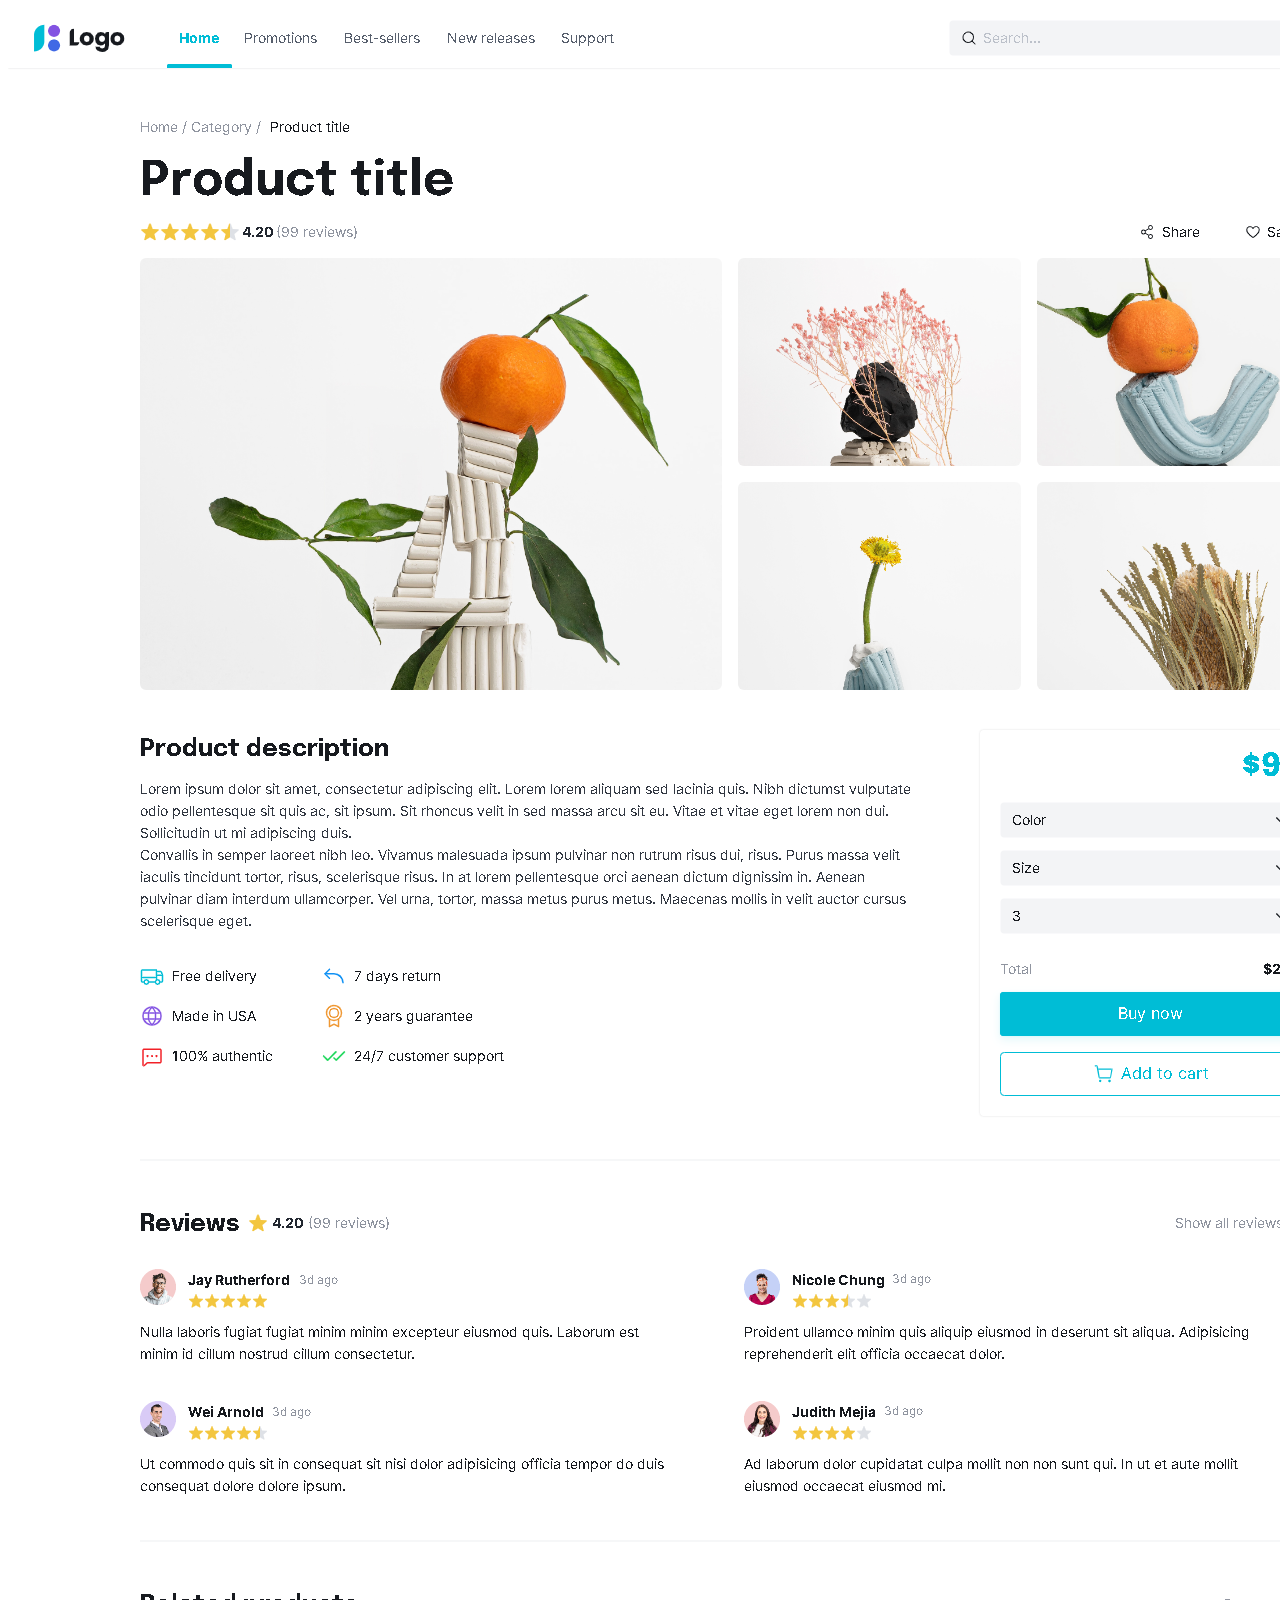
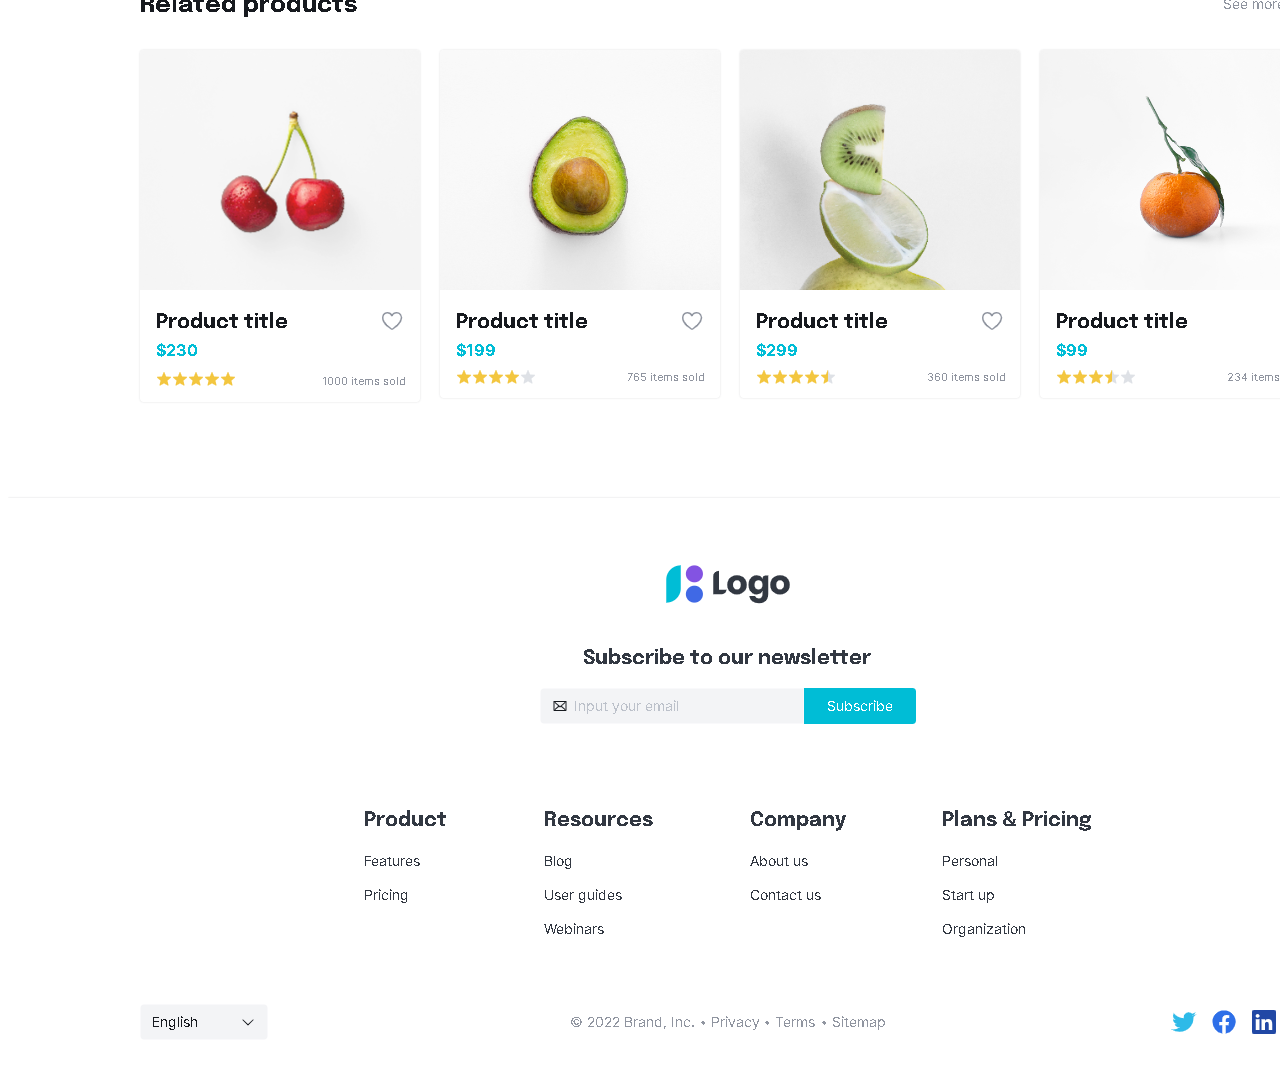
<file: BaiTap_TH_Tuan_05_Web/assets/img/INDEX.HTML>
<!DOCTYPE html>
<html lang="en">

<head>
    <meta charset="UTF-8">
    <meta http-equiv="X-UA-Compatible" content="IE=edge">
    <meta name="viewport" content="width=device-width, initial-scale=1.0">
    <title>Document</title>
</head>

<body>
    <img src="./a_detail.png" alt="">
</body>

</html>
</file>
